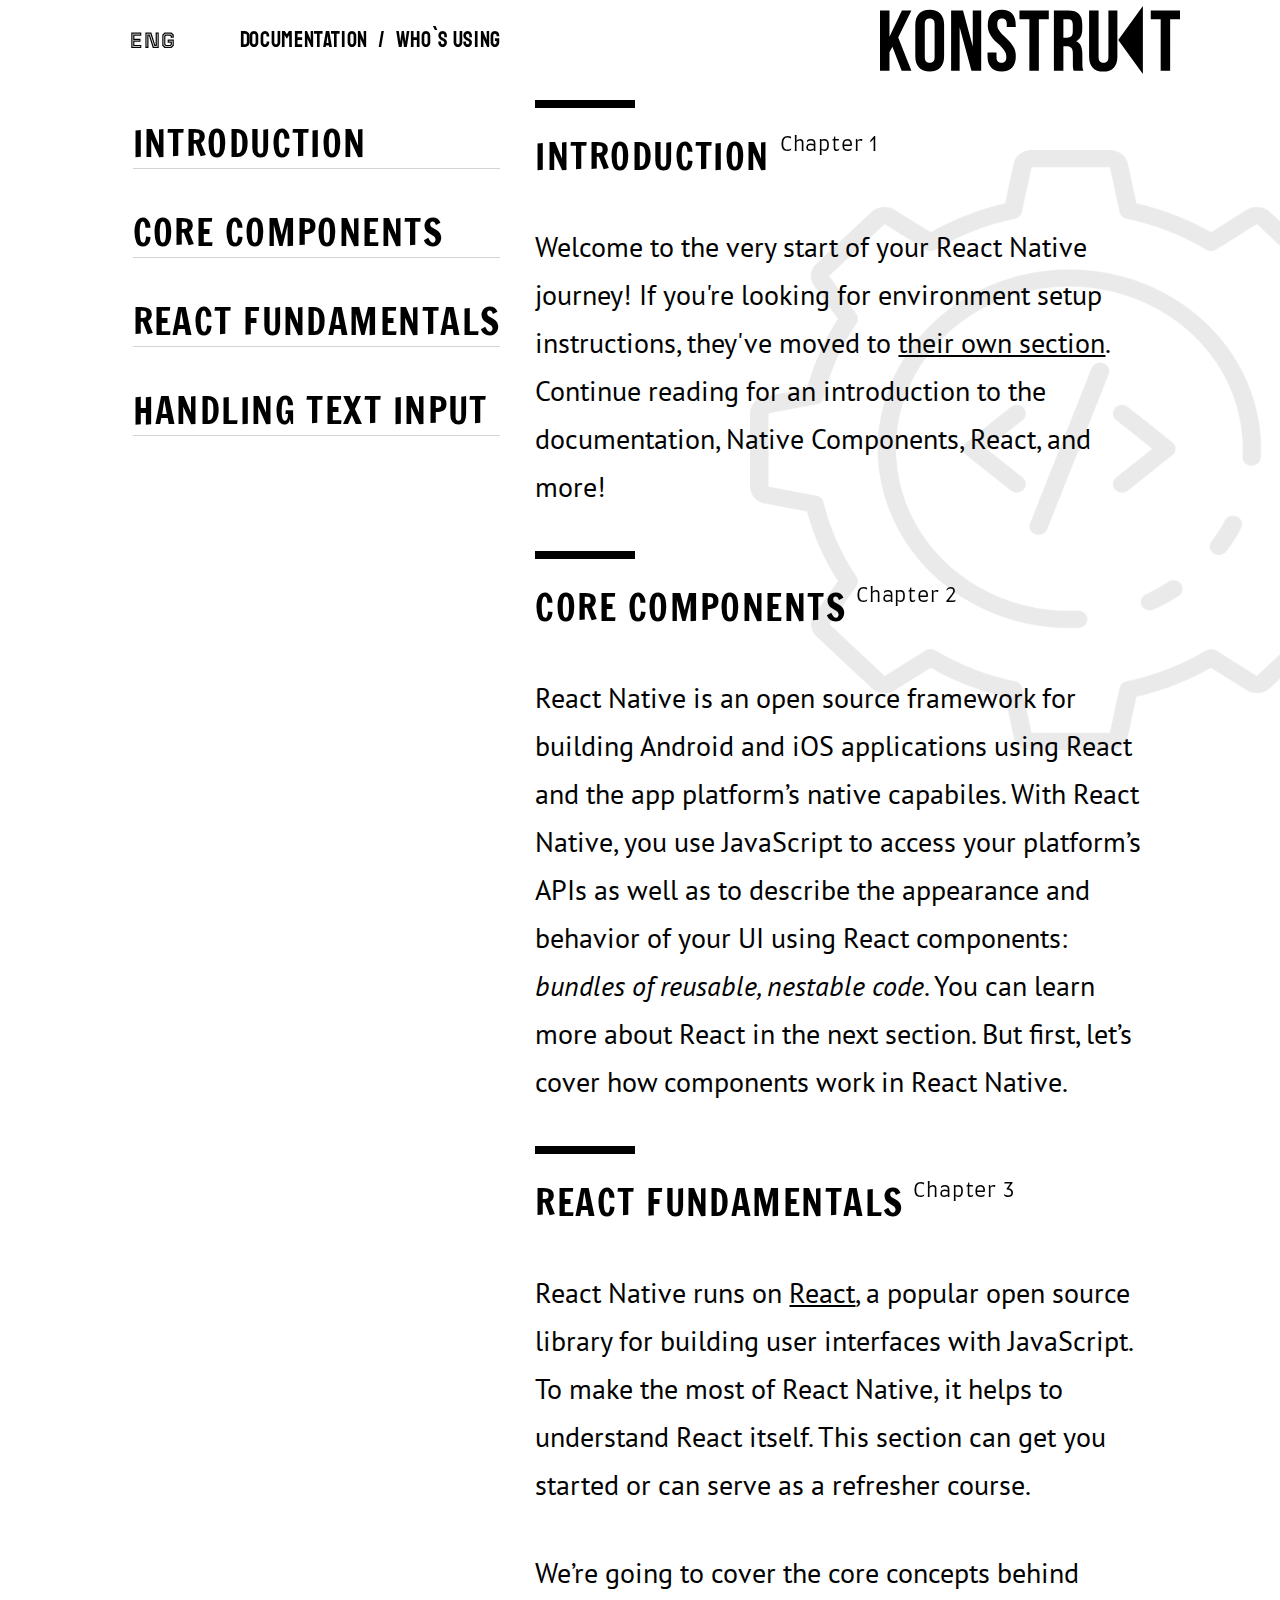
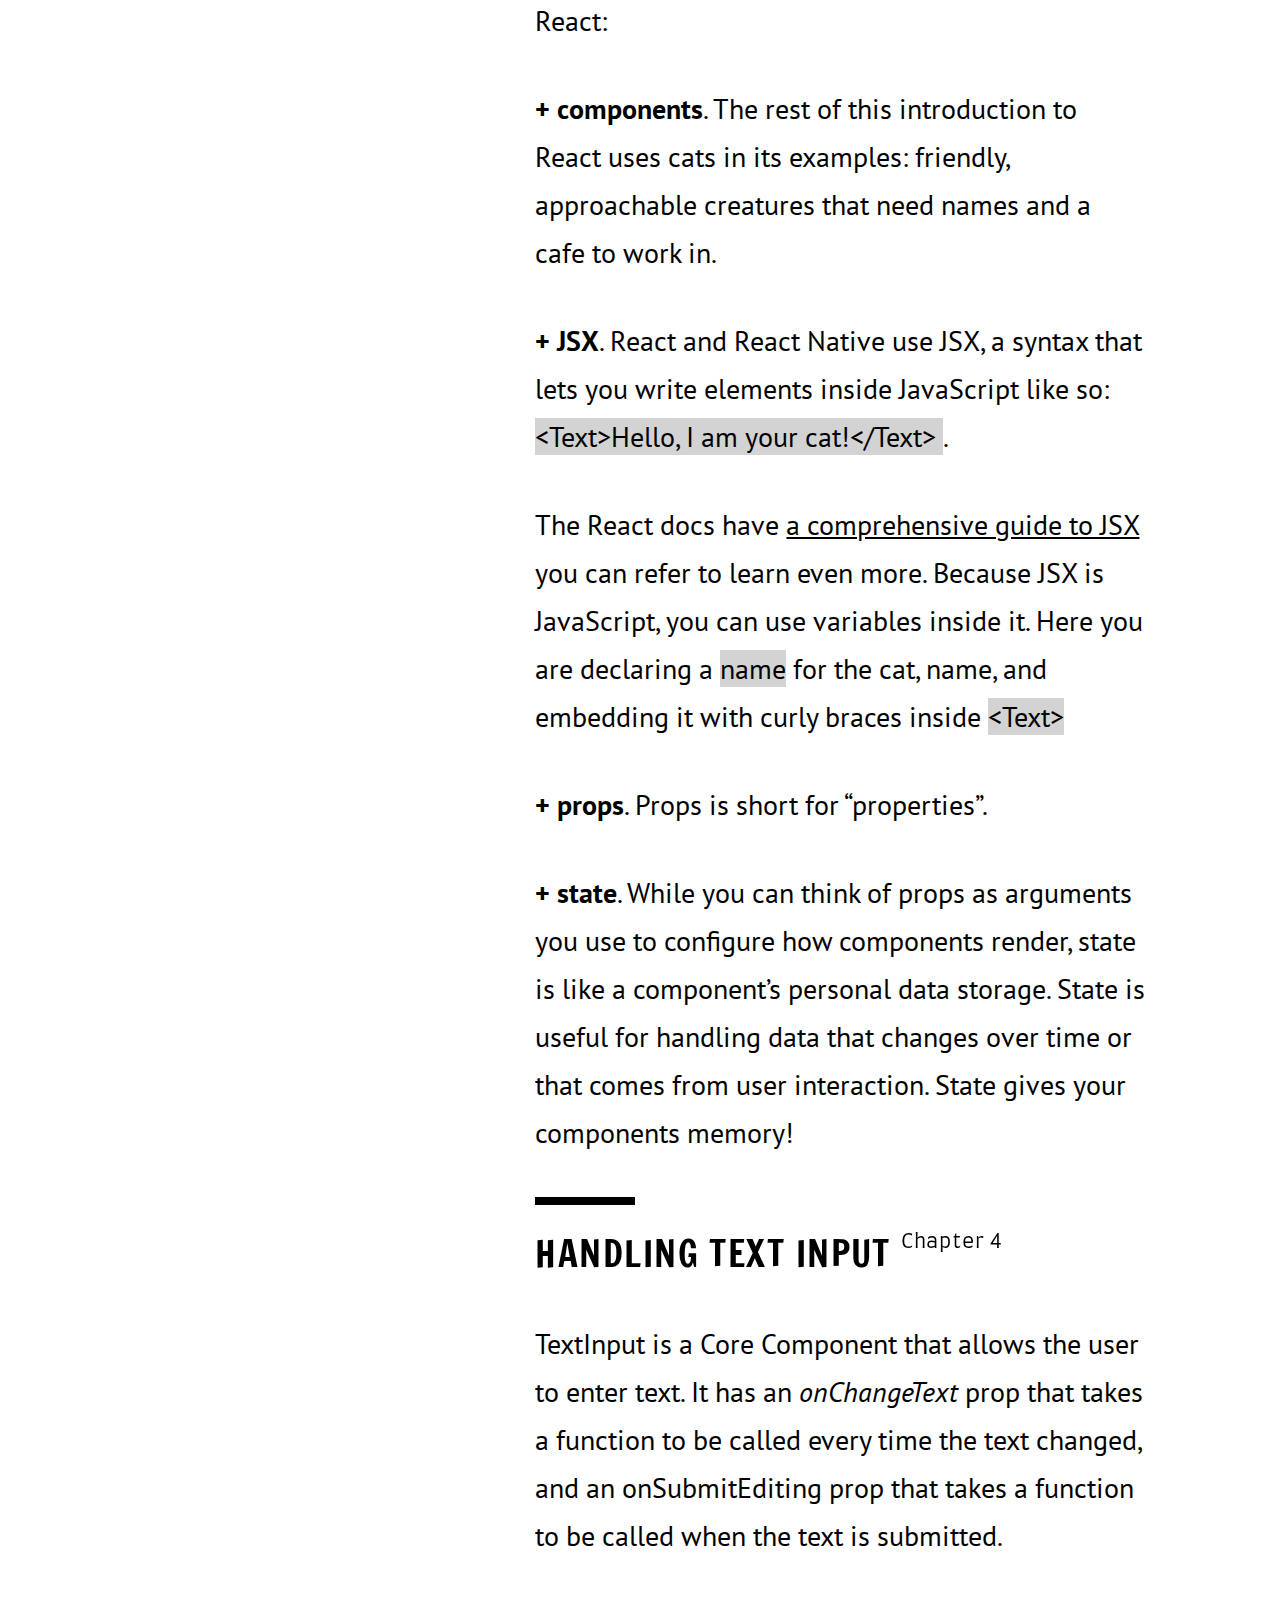
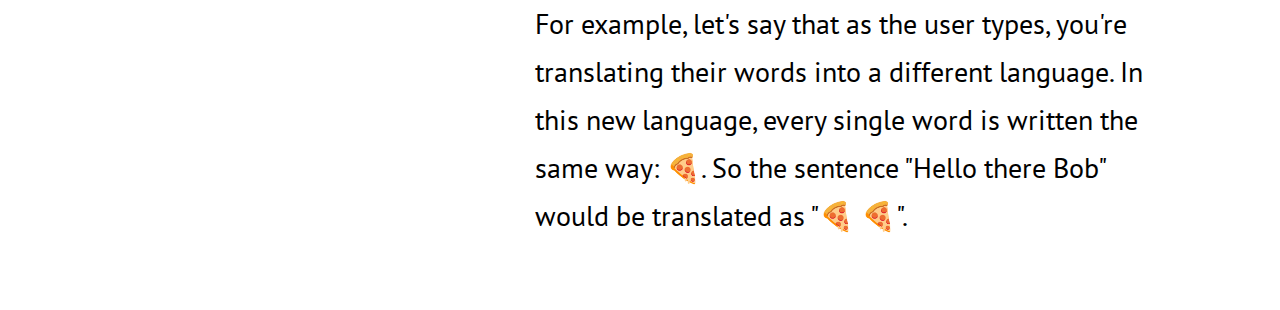
<file: index.html>
<!doctype html>
<html lang="en">
<head>
    <meta charset="UTF-8">
    <meta content="width=device-width, user-scalable=no, initial-scale=1.0, maximum-scale=1.0, minimum-scale=1.0"
          name="viewport">
    <meta content="ie=edge" http-equiv="X-UA-Compatible">
    <link href="styles/index.css" rel="stylesheet">
    <link href="https://fonts.googleapis.com" rel="preconnect">
    <link crossorigin href="https://fonts.gstatic.com" rel="preconnect">
    <link href="https://fonts.googleapis.com" rel="preconnect">
    <link crossorigin href="https://fonts.gstatic.com" rel="preconnect">
    <link href="https://fonts.googleapis.com/css2?family=Farro:wght@300&family=Francois+One&family=PT+Sans&family=Staatliches&family=Tourney:ital,wght@0,600;1,600&display=swap"
          rel="stylesheet">
    <title>Document</title>
</head>
<body>

<svg aria-hidden="true" style="position: absolute; width: 0; height: 0; overflow: hidden;" version="1.1"
     xmlns="http://www.w3.org/2000/svg" xmlns:xlink="http://www.w3.org/1999/xlink">
    <defs>
        <symbol id="icon-logo" viewBox="0 0 141 32">
            <path d="M5.837 19.18l-1.378 2.59-0 8.7h-4.459l0.001-28.327h4.459l-0 12.342 5.837-12.342h4.459l-6.202 12.626 6.201 15.701h-4.58l-4.337-11.29zM21.048 23.956c0 1.025 0.209 1.747 0.628 2.165s0.98 0.627 1.682 0.627 1.263-0.209 1.682-0.627c0.419-0.418 0.628-1.14 0.628-2.165l0-15.296c0-1.025-0.209-1.747-0.628-2.165s-0.98-0.627-1.682-0.627-1.263 0.209-1.682 0.627c-0.419 0.418-0.628 1.14-0.628 2.165l-0 15.296zM16.59 8.943c0-2.293 0.581-4.053 1.743-5.281s2.837-1.841 5.026-1.841c2.189 0 3.864 0.614 5.026 1.841s1.743 2.988 1.743 5.281l-0 14.73c-0 2.293-0.581 4.053-1.743 5.281s-2.837 1.841-5.026 1.841-3.864-0.614-5.026-1.841c-1.162-1.227-1.743-2.988-1.743-5.281l0-14.73zM37.435 9.954l-0.001 20.517h-4.013l0.001-28.327h5.594l4.58 16.956 0-16.956h3.972l-0.001 28.327h-4.58l-5.552-20.517zM50.661 8.943c0-2.293 0.547-4.053 1.642-5.281s2.736-1.841 4.925-1.841c2.189 0 3.83 0.614 4.925 1.841s1.641 2.988 1.641 5.281v0.89h-4.216l0.001-1.174c0-1.025-0.196-1.747-0.588-2.165s-0.939-0.627-1.642-0.627-1.25 0.209-1.642 0.627c-0.392 0.418-0.588 1.14-0.588 2.165 0 0.971 0.216 1.828 0.648 2.57s0.973 1.443 1.621 2.104c0.648 0.661 1.344 1.322 2.087 1.983s1.439 1.383 2.088 2.165c0.648 0.782 1.189 1.673 1.621 2.671s0.648 2.172 0.648 3.521c0 2.293-0.561 4.053-1.682 5.281s-2.776 1.841-4.965 1.841c-2.189 0-3.844-0.614-4.965-1.841s-1.682-2.988-1.682-5.281l0-1.74h4.215l-0 2.023c0 1.025 0.209 1.74 0.628 2.145s0.98 0.607 1.682 0.607 1.263-0.202 1.682-0.607c0.419-0.405 0.628-1.12 0.628-2.145 0-0.971-0.216-1.828-0.649-2.57s-0.973-1.443-1.621-2.104c-0.648-0.661-1.344-1.322-2.087-1.983s-1.439-1.383-2.087-2.165c-0.649-0.782-1.189-1.673-1.621-2.671s-0.648-2.172-0.648-3.521zM65.548 2.144h13.781v4.047h-4.661l-0.001 24.28h-4.459l0.001-24.28h-4.661v-4.047zM91.054 30.471c-0.054-0.189-0.108-0.364-0.162-0.526s-0.101-0.364-0.142-0.607c-0.040-0.243-0.068-0.553-0.081-0.931s-0.020-0.85-0.020-1.416v-4.451c0-1.322-0.229-2.253-0.689-2.792s-1.203-0.809-2.229-0.809h-1.541v11.533h-4.459l0.001-28.327h6.729c2.324 0 4.006 0.54 5.046 1.619s1.56 2.711 1.56 4.897v2.226c0 2.914-0.972 4.829-2.919 5.746 1.135 0.459 1.912 1.207 2.331 2.246s0.628 2.3 0.628 3.784v4.37c0 0.701 0.027 1.315 0.081 1.841s0.189 1.059 0.405 1.598h-4.54zM86.191 6.191l-0.001 8.7h1.743c0.838 0 1.493-0.216 1.966-0.647s0.709-1.214 0.709-2.347v-2.792c0-1.025-0.183-1.767-0.547-2.226s-0.939-0.688-1.723-0.688h-2.148zM102.74 2.144l-0.001 21.852c0 1.025 0.209 1.74 0.628 2.145s0.98 0.607 1.682 0.607c0.702 0 1.263-0.202 1.682-0.607s0.628-1.12 0.628-2.145l0.001-21.852h4.216l-0.001 21.569c0 2.293-0.561 4.053-1.682 5.281s-2.776 1.841-4.965 1.841c-2.188 0-3.844-0.614-4.965-1.841s-1.682-2.988-1.682-5.281l0.001-21.569h4.459zM127.256 2.144h13.781v4.047h-4.661l-0.001 24.28h-4.459l0.001-24.28h-4.661v-4.047z"></path>
            <path d="M111.972 16l11.582-16-0.001 32-11.58-16z"></path>
        </symbol>
    </defs>
</svg>

<header class="header">
    <div class="containerHeader">

        <p class="headerP">eng</p>
        <ul class="headerUl">
            <li><a href="#">documentation</a></li>
            <li><a href="pages/whosUsing.html">who`s using</a></li>
        </ul>

        <svg>
            <use xlink:href="#icon-logo"></use>
        </svg>

    </div>
</header>


<div class="wrapper">
    <aside>
        <ul class="sideMenu">
            <li class="sideMenu__item"><a href="#sectionOne">introduction</a></li>
            <li class="sideMenu__item"><a href="#sectionTwo">core components</a></li>
            <li class="sideMenu__item"><a href="#sectionThree">react fundamentals</a></li>
            <li class="sideMenu__item"><a href="#sectionFour">handling text input</a></li>
        </ul>
    </aside>


    <main class="main">



        <div class="container">
            <section id="sectionOne" class="section sectionOne">
                <div class="textHeader">
                    <h2>Introduction</h2>
                    <span>Chapter 1</span>
                </div>
                <p>
                    Welcome to the very start of your React Native journey! If you're looking for environment setup
                    instructions, they've moved to <u>their own section</u>. Continue reading for an introduction to the
                    documentation, Native Components, React, and more!
                </p>
            </section>
            <section id="sectionTwo" class="section sectionTwo">
                <div class="textHeader">
                    <h2>core components</h2>
                    <span>Chapter 2</span>
                </div>
                <p>
                    React Native is an open source framework for building Android and iOS applications using React and the
                    app platform’s native capabiles. With React Native, you use JavaScript to access your platform’s APIs as
                    well as to describe the appearance and behavior of your UI using React components: <em>bundles of
                    reusable,
                    nestable code</em>. You can learn more about React in the next section. But first, let’s cover how
                    components
                    work in React Native.
                </p>
            </section>
            <section id="sectionThree" class="section sectionThree">
                <div class="textHeader">
                    <h2>react fundamentals</h2>
                    <span>Chapter 3</span>
                </div>
                <p>
                    React Native runs on <u>React</u>, a popular open source library for building user interfaces with
                    JavaScript.
                    To make the most of React Native, it helps to understand React itself. This section can get you started
                    or can serve as a refresher course.
                </p>
                <p>
                    We’re going to cover the core concepts behind React:
                </p>
                <p>
                    <strong>+ components</strong>. The rest of this introduction to React uses cats in its examples:
                    friendly,
                    approachable
                    creatures that need names and a cafe to work in.
                </p>
                <p>
                    <strong>+ JSX</strong>. React and React Native use JSX, a syntax that lets you write elements inside
                    JavaScript like so:
                    <mark>
                        &ltText>Hello, I am your cat!&lt/Text>
                    </mark>
                    .
                </p>
                <p>
                    The React docs have <u>a comprehensive guide to JSX</u> you can refer to learn even more. Because JSX is
                    JavaScript, you can use variables inside it. Here you are declaring a
                    <mark>name</mark>
                    for the cat, name, and
                    embedding it with curly braces inside
                    <mark>&ltText></mark>
                </p>
                <p>
                    <strong>+ props</strong>. Props is short for “properties”.
                </p>
                <p>
                    <strong>+ state</strong>. While you can think of props as arguments you use to configure how components
                    render, state is
                    like a component’s personal data storage. State is useful for handling data that changes over time or
                    that comes from user interaction. State gives your components memory!
                </p>
            </section>
            <section id="sectionFour" class="section sectionFour">
                <div class="textHeader">
                    <h2>handling text input</h2>
                    <span>Chapter 4</span>
                </div>
                <p>
                    TextInput is a Core Component that allows the user to enter text. It has an <i>onChangeText</i> prop
                    that takes
                    a function to be called every time the text changed, and an onSubmitEditing prop that takes a function
                    to be called when the text is submitted.
                </p>
                <p>
                    For example, let's say that as the user types, you're translating their words into a different language.
                    In this new language, every single word is written the same way: 🍕. So the sentence "Hello there Bob"
                    would be translated as "🍕 🍕".
                </p>
            </section>
        </div>
    </main>
</div>

</body>
</html>
</file>
<file: styles/index.css>
* {
    padding: 0;
    margin: 0;
    box-sizing: border-box;
}

a {
    text-decoration: none;
    color: black;
}

ul, ol {
    list-style: none;
}

body {
    background-image: url("../image/bg-picture.png");
    background-repeat: no-repeat;
    background-attachment: fixed;
    background-position-x: right;
    background-position-y: center;
    background-size: 530px 600px;
}

.containerHeader {
    background: rgba(255, 255, 255, 0.7);
    max-width: 1050px;
    width: 100%;
    height: 80px;
    display: flex;
    justify-content: space-between;
    align-items: center;
    position: fixed;
    left: 130px;
    right: 130px;
    z-index: 1;
}

.headerP {
    font-family: 'Tourney', cursive;
    font-style: normal;
    font-weight: 600;
    font-size: 22px;
    line-height: 18px;
    text-align: center;
    letter-spacing: 0.04em;
    text-transform: uppercase;
}

.headerUl {
    display: flex;
    justify-content: space-between;

    font-family: 'Staatliches', cursive;
    font-style: normal;
    font-weight: 400;
    font-size: 22px;
    line-height: 28px;
    letter-spacing: 0.03em;
    text-transform: uppercase;
}

.headerUl li:first-child::after {
    content: "/";
    margin: 0 10px;
}


.header svg {
    right: 0;
    padding-left: 30%;
}

.header a:hover {
    text-shadow: 0 0 3px gray;
    transition: 100ms ease-in-out;
}

.wrapper {
    display: flex;
    justify-content: space-around;
    gap: 30px;
    padding: 120px 130px 0;
}

main {
    width: 60%;
    padding-top: 10px;
}

aside {
}

.sideMenu {

    position: sticky;
    top: 80px;
}

.sideMenu__item {
    font-family: 'Francois One', serif;
    font-style: normal;
    font-weight: 400;
    font-size: 36px;
    line-height: 48px;
    letter-spacing: 0.04em;
    text-transform: uppercase;
    margin-bottom: 40px;
    border-bottom: 1px lightgrey solid;
}

.sideMenu a:hover {
    text-shadow: 1px 1px 5px gray;
    transition: 100ms ease-in-out;
}

.container {
}

.textHeader {
    display: flex;
    align-items: start;
    margin-bottom: 40px;
    height: 53px;
    gap: 10px;
}

.textHeader h2 {
    font-family: 'Francois One', serif;
    font-style: normal;
    font-weight: 400;
    font-size: 36px;
    line-height: 48px;
    letter-spacing: 0.04em;
    text-transform: uppercase;
    align-self: center;

}

.textHeader span {
    font-family: 'Farro', serif;
    font-style: normal;
    font-weight: 300;
    font-size: 20px;
    line-height: 30px;
    letter-spacing: 0.04em;
    color: #000000;
}

section {
    margin-bottom: 70px;
}

section p {
    font-family: 'PT Sans', serif;
    font-style: normal;
    font-weight: 400;
    font-size: 28px;
    line-height: 48px;
}

.textHeader {
    position: relative;
}


.section .textHeader::before {
    content: '';
    position: absolute;
    background: black;
    left: 0;
    top: -30px;
    width: 100px;
    height: 8px;
}

.sectionThree p:not(:last-child) {
    margin-bottom: 40px;
}

.sectionFour p:not(:last-child) {
    margin-bottom: 40px;
}

.sectionThree mark {
    background-color: lightgrey;
}
</file>
